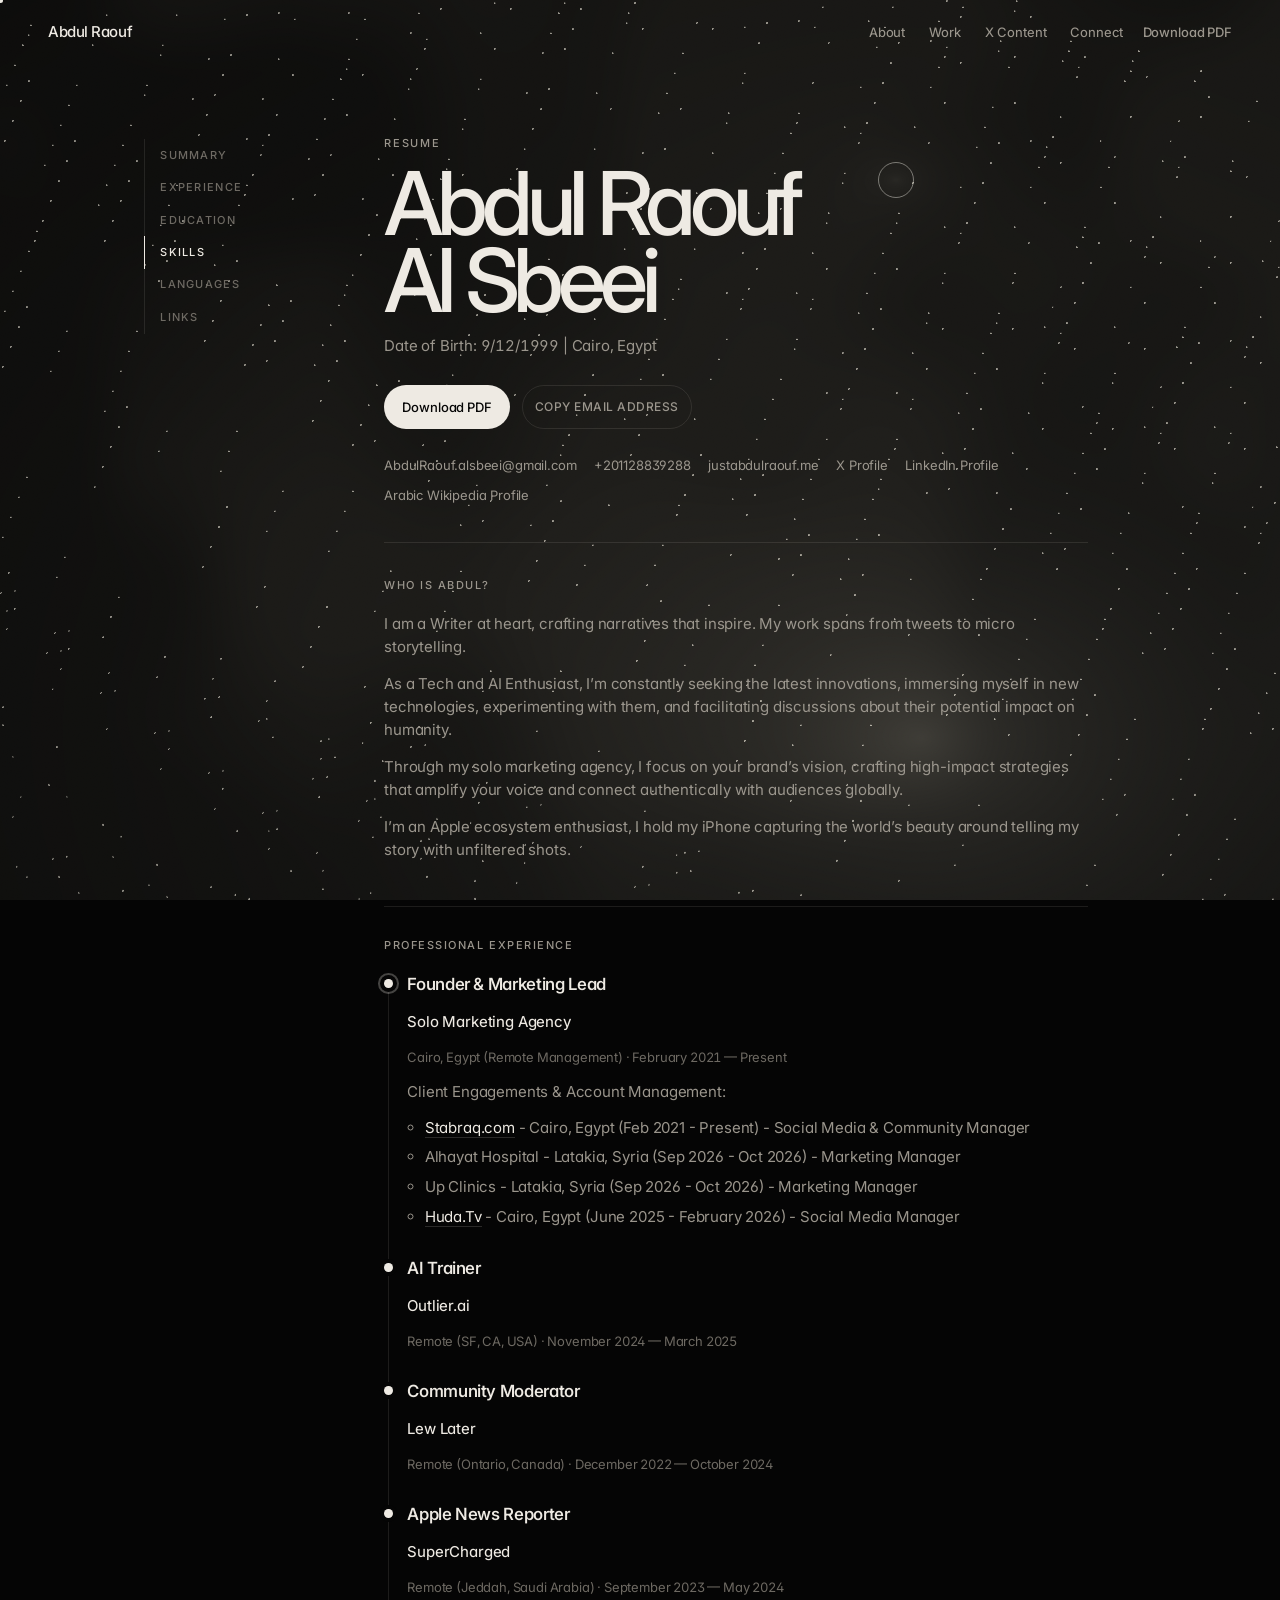
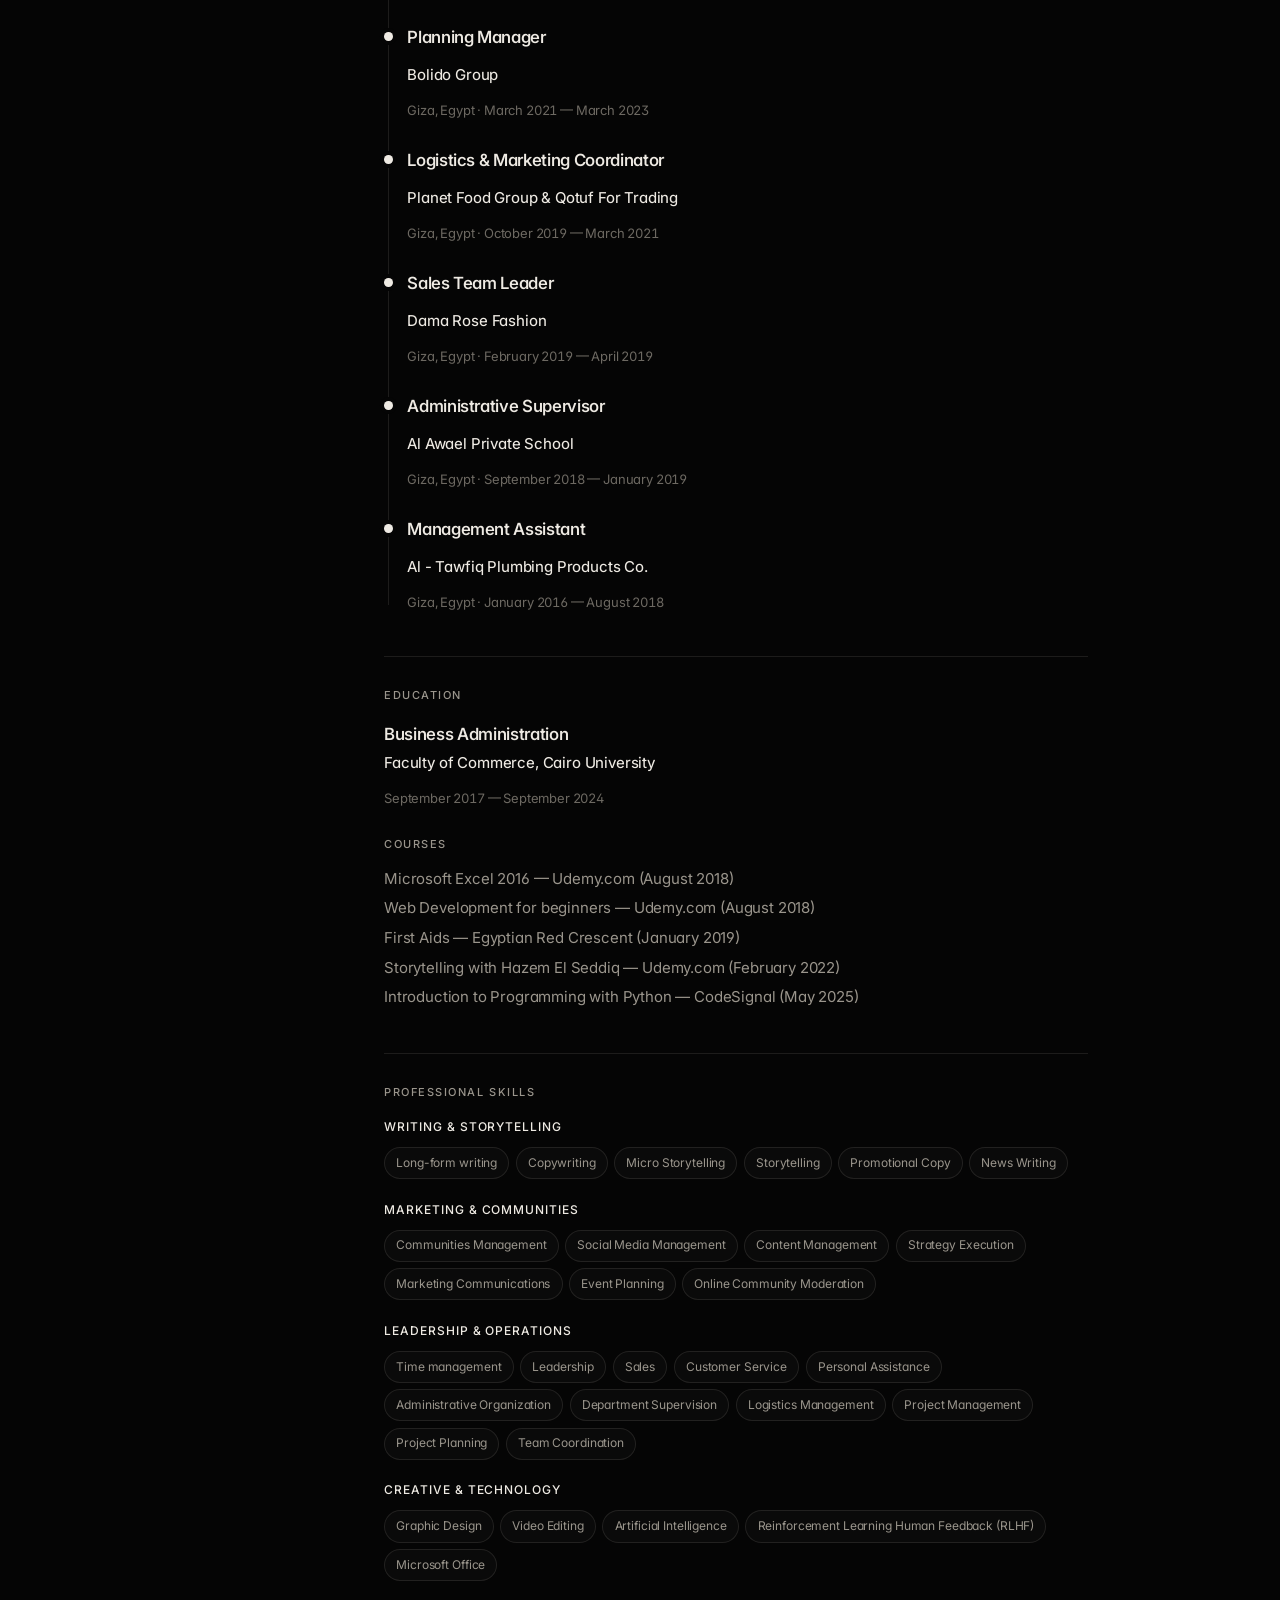
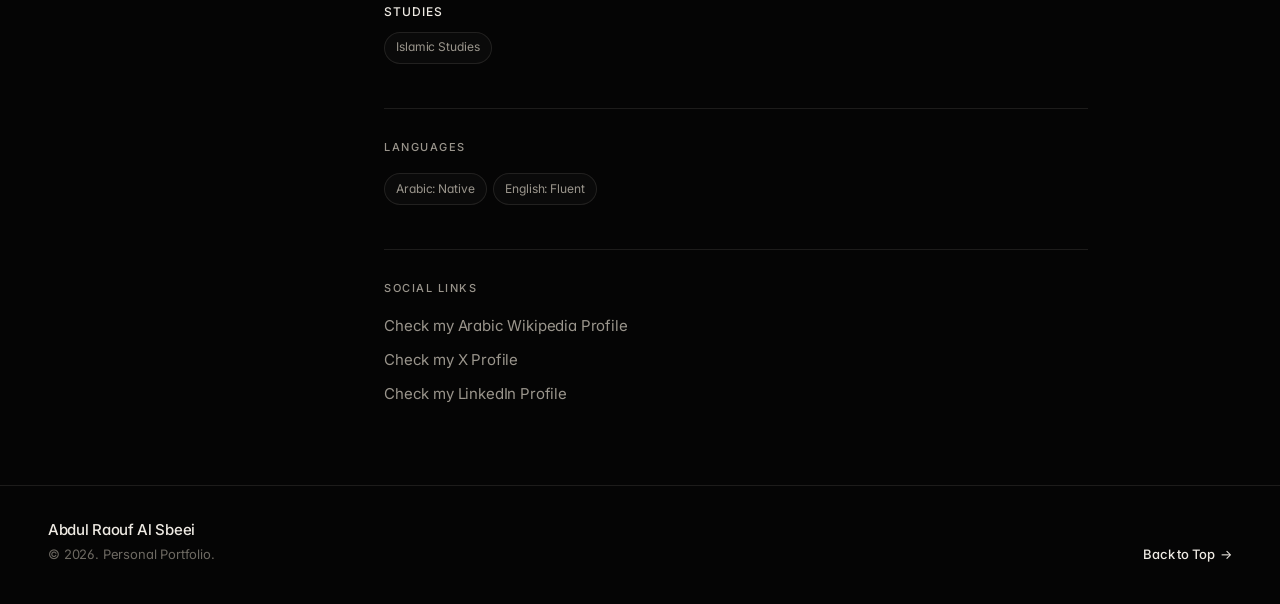
<file: resume.html>
<!DOCTYPE html>
<html lang="en">
<head>
  <meta charset="UTF-8">
  <meta name="viewport" content="width=device-width, initial-scale=1.0">
  <meta name="view-transition" content="same-origin">
  <title>Resume — Abdul Raouf Al Sbeei</title>
  <meta name="description" content="Interactive resume of Abdul Raouf Al Sbeei. Writer, Tech &amp; AI Enthusiast, and Founder of Solo Marketing Agency.">
  <meta name="author" content="Abdul Raouf Al Sbeei">
  <meta name="theme-color" content="#050505">
  <meta name="color-scheme" content="dark">

  <link rel="icon" type="image/svg+xml" href="favicon.svg">
  <link rel="icon" href="favicon.ico" sizes="any">
  <link rel="apple-touch-icon" href="assets/profile.jpg">
  <link rel="canonical" href="https://justabdulraouf.me/resume.html">

  <meta property="og:title" content="Resume — Abdul Raouf Al Sbeei">
  <meta property="og:description" content="Writer, Tech Enthusiast &amp; Solo Marketing Agency.">
  <meta property="og:type" content="website">
  <meta property="og:url" content="https://justabdulraouf.me/resume.html">
  <meta property="og:image" content="https://justabdulraouf.me/assets/profile.jpg">

  <meta name="twitter:card" content="summary_large_image">
  <meta name="twitter:site" content="@justabdulraouf">
  <meta name="twitter:creator" content="@justabdulraouf">
  <meta name="twitter:title" content="Resume — Abdul Raouf Al Sbeei">
  <meta name="twitter:description" content="Writer, Tech Enthusiast &amp; Solo Marketing Agency.">
  <meta name="twitter:image" content="https://justabdulraouf.me/assets/profile.jpg">

  <link rel="preconnect" href="https://fonts.googleapis.com">
  <link rel="preconnect" href="https://fonts.gstatic.com" crossorigin>
  <link href="https://fonts.googleapis.com/css2?family=Inter:ital,opsz,wght@0,14..32,300..700;1,14..32,300..700&amp;display=swap" rel="stylesheet">
  <script>document.documentElement.classList.add("js-ready");</script>
  <link rel="stylesheet" href="styles.css?v=2.2.3">
</head>
<body class="resume-page">
  <a class="skip-link" href="#main">Skip to content</a>
  <canvas id="field" class="field" aria-hidden="true"></canvas>
  <div class="cursor" aria-hidden="true">
    <span class="cursor-ring"></span>
    <span class="cursor-dot"></span>
  </div>

  <header class="site-header" id="header">
    <div class="header-backdrop" aria-hidden="true"></div>
    <div class="shell header-inner">
      <a href="index.html#hero" class="wordmark">Abdul Raouf</a>
      <nav class="site-nav" id="siteNav" aria-label="Primary">
        <a href="index.html#about" class="nav-link">About</a>
        <a href="index.html#work" class="nav-link">Work</a>
        <a href="index.html#x-spotlight" class="nav-link">X Content</a>
        <a href="index.html#contact" class="nav-link">Connect</a>
        <a href="assets/Abdul-Raouf-Al-Sbeei-Resume.pdf" class="nav-link nav-resume-mobile" download="Abdul-Raouf-Al-Sbeei-Resume.pdf">Download PDF</a>
      </nav>
      <div class="header-actions">
        <a href="assets/Abdul-Raouf-Al-Sbeei-Resume.pdf" class="text-link header-resume" download="Abdul-Raouf-Al-Sbeei-Resume.pdf">Download PDF</a>
        <button type="button" class="menu-btn" id="menuBtn" aria-label="Open menu" aria-expanded="false" aria-controls="siteNav">
          <span></span>
          <span></span>
        </button>
      </div>
    </div>
  </header>

  <main id="main" class="resume-main">
    <div class="shell resume-layout">
      <nav class="resume-nav" aria-label="Resume sections">
        <a href="#summary">Summary</a>
        <a href="#experience">Experience</a>
        <a href="#education">Education</a>
        <a href="#skills">Skills</a>
        <a href="#languages">Languages</a>
        <a href="#links">Links</a>
      </nav>

      <div class="resume-body">
        <header class="resume-hero">
          <p class="eyebrow">Resume</p>
          <h1 class="display resume-display">
            <span class="display-line"><span>Abdul Raouf</span></span>
            <span class="display-line"><span>Al Sbeei</span></span>
          </h1>
          <p class="resume-sub">Date of Birth: 9/12/1999 | Cairo, Egypt</p>
          <div class="resume-actions">
            <a class="btn btn-solid" data-magnetic href="assets/Abdul-Raouf-Al-Sbeei-Resume.pdf" download="Abdul-Raouf-Al-Sbeei-Resume.pdf">Download PDF</a>
            <button type="button" class="btn btn-ghost copy-btn" data-copy="AbdulRaouf.alsbeei@gmail.com" aria-label="Copy email address"><span class="copy-label">Copy Email Address</span></button>
          </div>
          <ul class="resume-contacts">
            <li><a href="mailto:AbdulRaouf.alsbeei@gmail.com">AbdulRaouf.alsbeei@gmail.com</a></li>
            <li><a href="tel:+201128839288">+201128839288</a></li>
            <li><a href="https://justabdulraouf.me">justabdulraouf.me</a></li>
            <li><a href="https://x.com/justabdulraouf" target="_blank" rel="noopener noreferrer">X Profile</a></li>
            <li><a href="https://www.linkedin.com/in/justabdulraouf/" target="_blank" rel="noopener noreferrer">LinkedIn Profile</a></li>
            <li><a href="https://ar.wikipedia.org/wiki/%D9%85%D8%B3%D8%AA%D8%AE%D8%AF%D9%85:%D8%B9%D8%A8%D8%AF%D8%A7%D9%84%D8%B1%D8%A4%D9%88%D9%81_%D8%A7%D9%84%D8%B3%D8%A8%D9%8A%D8%B9%D9%8A" target="_blank" rel="noopener noreferrer">Arabic Wikipedia Profile</a></li>
          </ul>
        </header>

        <section class="resume-block reveal" id="summary">
          <h2>Who is Abdul?</h2>
          <p>I am a Writer at heart, crafting narratives that inspire. My work spans from tweets to micro storytelling.</p>
          <p>As a Tech and AI Enthusiast, I’m constantly seeking the latest innovations, immersing myself in new technologies, experimenting with them, and facilitating discussions about their potential impact on humanity.</p>
          <p>Through my solo marketing agency, I focus on your brand’s vision, crafting high-impact strategies that amplify your voice and connect authentically with audiences globally.</p>
          <p>I’m an Apple ecosystem enthusiast, I hold my iPhone capturing the world’s beauty around telling my story with unfiltered shots.</p>
        </section>

        <section class="resume-block reveal" id="experience">
          <h2>Professional Experience</h2>
          <ol class="experience">
            <li>
              <div class="job-head">
                <h3>Founder &amp; Marketing Lead</h3>
                <p class="job-org">Solo Marketing Agency</p>
                <p class="job-meta">Cairo, Egypt (Remote Management) · February 2021 — Present</p>
              </div>
              <p>Client Engagements &amp; Account Management:</p>
              <ul>
                <li><a href="https://stabraq.com" target="_blank" rel="noopener noreferrer">Stabraq.com</a> - Cairo, Egypt (Feb 2021 - Present) - Social Media &amp; Community Manager</li>
                <li>Alhayat Hospital - Latakia, Syria (Sep 2026 - Oct 2026) - Marketing Manager</li>
                <li>Up Clinics - Latakia, Syria (Sep 2026 - Oct 2026) - Marketing Manager</li>
                <li><a href="https://huda.tv" target="_blank" rel="noopener noreferrer">Huda.Tv</a> - Cairo, Egypt (June 2025 - February 2026) - Social Media Manager</li>
              </ul>
            </li>
            <li>
              <div class="job-head">
                <h3>AI Trainer</h3>
                <p class="job-org">Outlier.ai</p>
                <p class="job-meta">Remote (SF, CA, USA) · November 2024 — March 2025</p>
              </div>
            </li>
            <li>
              <div class="job-head">
                <h3>Community Moderator</h3>
                <p class="job-org">Lew Later</p>
                <p class="job-meta">Remote (Ontario, Canada) · December 2022 — October 2024</p>
              </div>
            </li>
            <li>
              <div class="job-head">
                <h3>Apple News Reporter</h3>
                <p class="job-org">SuperCharged</p>
                <p class="job-meta">Remote (Jeddah, Saudi Arabia) · September 2023 — May 2024</p>
              </div>
            </li>
            <li>
              <div class="job-head">
                <h3>Planning Manager</h3>
                <p class="job-org">Bolido Group</p>
                <p class="job-meta">Giza, Egypt · March 2021 — March 2023</p>
              </div>
            </li>
            <li>
              <div class="job-head">
                <h3>Logistics &amp; Marketing Coordinator</h3>
                <p class="job-org">Planet Food Group &amp; Qotuf For Trading</p>
                <p class="job-meta">Giza, Egypt · October 2019 — March 2021</p>
              </div>
            </li>
            <li>
              <div class="job-head">
                <h3>Sales Team Leader</h3>
                <p class="job-org">Dama Rose Fashion</p>
                <p class="job-meta">Giza, Egypt · February 2019 — April 2019</p>
              </div>
            </li>
            <li>
              <div class="job-head">
                <h3>Administrative Supervisor</h3>
                <p class="job-org">Al Awael Private School</p>
                <p class="job-meta">Giza, Egypt · September 2018 — January 2019</p>
              </div>
            </li>
            <li>
              <div class="job-head">
                <h3>Management Assistant</h3>
                <p class="job-org">Al - Tawfiq Plumbing Products Co.</p>
                <p class="job-meta">Giza, Egypt · January 2016 — August 2018</p>
              </div>
            </li>
          </ol>
        </section>

        <section class="resume-block reveal" id="education">
          <h2>Education</h2>
          <div class="job-head">
            <h3>Business Administration</h3>
            <p class="job-org">Faculty of Commerce, Cairo University</p>
            <p class="job-meta">September 2017 — September 2024</p>
          </div>
          <h3 class="resume-subhead">Courses</h3>
          <ul class="plain-list">
            <li>Microsoft Excel 2016 — Udemy.com (August 2018)</li>
            <li>Web Development for beginners — Udemy.com (August 2018)</li>
            <li>First Aids — Egyptian Red Crescent (January 2019)</li>
            <li>Storytelling with Hazem El Seddiq — Udemy.com (February 2022)</li>
            <li>Introduction to Programming with Python — CodeSignal (May 2025)</li>
          </ul>
        </section>

        <section class="resume-block reveal" id="skills">
          <h2>Professional Skills</h2>
          <div class="skill-groups">
            <div class="skill-group">
              <h3>Writing &amp; Storytelling</h3>
              <ul class="skill-list">
                <li>Long-form writing</li>
                <li>Copywriting</li>
                <li>Micro Storytelling</li>
                <li>Storytelling</li>
                <li>Promotional Copy</li>
                <li>News Writing</li>
              </ul>
            </div>
            <div class="skill-group">
              <h3>Marketing &amp; Communities</h3>
              <ul class="skill-list">
                <li>Communities Management</li>
                <li>Social Media Management</li>
                <li>Content Management</li>
                <li>Strategy Execution</li>
                <li>Marketing Communications</li>
                <li>Event Planning</li>
                <li>Online Community Moderation</li>
              </ul>
            </div>
            <div class="skill-group">
              <h3>Leadership &amp; Operations</h3>
              <ul class="skill-list">
                <li>Time management</li>
                <li>Leadership</li>
                <li>Sales</li>
                <li>Customer Service</li>
                <li>Personal Assistance</li>
                <li>Administrative Organization</li>
                <li>Department Supervision</li>
                <li>Logistics Management</li>
                <li>Project Management</li>
                <li>Project Planning</li>
                <li>Team Coordination</li>
              </ul>
            </div>
            <div class="skill-group">
              <h3>Creative &amp; Technology</h3>
              <ul class="skill-list">
                <li>Graphic Design</li>
                <li>Video Editing</li>
                <li>Artificial Intelligence</li>
                <li>Reinforcement Learning Human Feedback (RLHF)</li>
                <li>Microsoft Office</li>
              </ul>
            </div>
            <div class="skill-group">
              <h3>Studies</h3>
              <ul class="skill-list">
                <li>Islamic Studies</li>
              </ul>
            </div>
          </div>
        </section>

        <section class="resume-block reveal" id="languages">
          <h2>Languages</h2>
          <ul class="skill-list lang-list">
            <li>Arabic: Native</li>
            <li>English: Fluent</li>
          </ul>
        </section>

        <section class="resume-block reveal" id="links">
          <h2>Social Links</h2>
          <ul class="resume-contacts resume-link-list">
            <li><a href="https://ar.wikipedia.org/wiki/%D9%85%D8%B3%D8%AA%D8%AE%D8%AF%D9%85:%D8%B9%D8%A8%D8%AF%D8%A7%D9%84%D8%B1%D8%A4%D9%88%D9%81_%D8%A7%D9%84%D8%B3%D8%A8%D9%8A%D8%B9%D9%8A" target="_blank" rel="noopener noreferrer">Check my Arabic Wikipedia Profile</a></li>
            <li><a href="https://x.com/justabdulraouf" target="_blank" rel="noopener noreferrer">Check my X Profile</a></li>
            <li><a href="https://www.linkedin.com/in/justabdulraouf/" target="_blank" rel="noopener noreferrer">Check my LinkedIn Profile</a></li>
          </ul>
        </section>
      </div>
    </div>
  </main>

  <footer class="site-footer">
    <div class="shell footer-inner">
      <div>
        <p class="footer-name">Abdul Raouf Al Sbeei</p>
        <p>© 2026. Personal Portfolio.</p>
      </div>
      <a href="index.html#hero" class="text-link">Back to Top</a>
    </div>
  </footer>

  <div class="toast" id="toast" role="status" aria-live="polite">Copied to clipboard!</div>
  <script src="script.js?v=2.2.3"></script>
</body>
</html>
</file>
<file: styles.css>
/* justabdulraouf.me v3 — black canvas, cinematic Grok energy, precise craft */

:root {
  --bg: #050505;
  --bg-elevated: #0c0c0c;
  --fg: #eeeae3;
  --muted: #9a958c;
  --faint: #6d6962;
  --line: rgba(238, 234, 227, 0.1);
  --line-strong: rgba(238, 234, 227, 0.16);
  --fill: #eeeae3;
  --on-fill: #050505;
  --font: "Inter", ui-sans-serif, system-ui, -apple-system, BlinkMacSystemFont, "Segoe UI", sans-serif;
  --ease-travel: cubic-bezier(0.45, 0, 0.1, 1);
  --ease-arrive: cubic-bezier(0.25, 0.8, 0.25, 1);
  --t-fast: 180ms;
  --t-move: 700ms;
  --t-arrive: 1000ms;
  --shell: 74rem;
  --measure: 38rem;
  --pad: clamp(1.25rem, 4vw, 2.5rem);
  --header: 4rem;
  --mx: 70%;
  --my: 18%;
  --radius: 0.85rem;
}

*,
*::before,
*::after { box-sizing: border-box; }

html {
  scroll-behavior: smooth;
  background: var(--bg);
  color: var(--fg);
  hanging-punctuation: first last;
}

html.js-ready .reveal {
  opacity: 0;
  transform: translateY(28px);
  filter: blur(8px);
}

html.js-ready .reveal.is-visible {
  opacity: 1;
  transform: none;
  filter: none;
  transition:
    opacity var(--t-arrive) var(--ease-arrive) var(--delay, 0ms),
    transform var(--t-arrive) var(--ease-arrive) var(--delay, 0ms),
    filter 800ms var(--ease-arrive) var(--delay, 0ms);
}

body {
  margin: 0;
  font-family: var(--font);
  font-optical-sizing: auto;
  font-weight: 400;
  font-size: 0.9375rem;
  line-height: 1.55;
  letter-spacing: -0.011em;
  background: var(--bg);
  color: var(--fg);
  min-height: 100svh;
  text-rendering: optimizeLegibility;
  -webkit-font-smoothing: antialiased;
  -moz-osx-font-smoothing: grayscale;
  font-feature-settings: "ss01" 1, "cv11" 1, "calt" 1;
}

img { max-width: 100%; height: auto; display: block; }
button, a { font: inherit; color: inherit; }
button { background: none; border: 0; padding: 0; cursor: pointer; }
a { text-decoration: none; }

:focus-visible {
  outline: 1.5px solid var(--fg);
  outline-offset: 3px;
}

.skip-link {
  position: absolute;
  left: var(--pad);
  top: -4rem;
  z-index: 80;
  background: var(--fill);
  color: var(--on-fill);
  padding: 0.5rem 0.8rem;
  border-radius: 0.4rem;
  font-weight: 500;
}
.skip-link:focus { top: 0.75rem; }

.shell {
  width: min(var(--shell), 100% - var(--pad) * 2);
  max-width: 100%;
  min-width: 0;
  margin-inline: auto;
  position: relative;
  z-index: 1;
}

/* Ambient field + grain */

.field {
  position: fixed;
  inset: 0;
  z-index: 0;
  width: 100%;
  height: 100%;
  pointer-events: none;
  display: block;
}

body::before {
  content: "";
  position: fixed;
  inset: 0;
  pointer-events: none;
  z-index: 40;
  opacity: 0.04;
  mix-blend-mode: overlay;
  background-image: url("data:image/svg+xml,%3Csvg xmlns='http://www.w3.org/2000/svg' width='180' height='180'%3E%3Cfilter id='n'%3E%3CfeTurbulence type='fractalNoise' baseFrequency='0.8' numOctaves='4' stitchTiles='stitch'/%3E%3C/filter%3E%3Crect width='180' height='180' filter='url(%23n)'/%3E%3C/svg%3E");
}

/* Signature cursor */

.cursor {
  display: none;
}

@media (pointer: fine) and (prefers-reduced-motion: no-preference) {
  html.has-cursor,
  html.has-cursor * { cursor: none; }
  html.has-cursor input,
  html.has-cursor textarea,
  html.has-cursor select,
  html.has-cursor [contenteditable] { cursor: text; }

  .cursor {
    display: block;
    position: fixed;
    inset: 0;
    pointer-events: none;
    z-index: 70;
  }
  .cursor-dot,
  .cursor-ring {
    position: fixed;
    top: 0;
    left: 0;
    border-radius: 50%;
    will-change: transform;
  }
  .cursor-dot {
    width: 5px;
    height: 5px;
    margin: -2.5px 0 0 -2.5px;
    background: var(--fg);
  }
  .cursor-ring {
    width: 36px;
    height: 36px;
    margin: -18px 0 0 -18px;
    border: 1px solid rgba(238, 234, 227, 0.45);
    transition: width 200ms var(--ease-travel), height 200ms var(--ease-travel), margin 200ms var(--ease-travel), background 200ms var(--ease-travel), border-color 200ms var(--ease-travel);
  }
  html.is-pointer-hot .cursor-ring {
    width: 56px;
    height: 56px;
    margin: -28px 0 0 -28px;
    border-color: rgba(238, 234, 227, 0.8);
    background: rgba(238, 234, 227, 0.06);
  }
}

/* Header */

.site-header {
  position: sticky;
  top: 0;
  z-index: 30;
  height: var(--header);
}
/* Blur lives on a decorative layer so it cannot become a containing block
   for the position:fixed mobile nav (backdrop-filter / view-transition-name would). */
.header-backdrop {
  position: absolute;
  inset: 0;
  z-index: -1;
  pointer-events: none;
  opacity: 0;
  background: rgba(5, 5, 5, 0.72);
  transition: opacity var(--t-fast) var(--ease-travel);
}
.site-header.is-scrolled .header-backdrop {
  opacity: 1;
  backdrop-filter: saturate(1.2) blur(16px);
  -webkit-backdrop-filter: saturate(1.2) blur(16px);
}
.site-header::after {
  content: "";
  position: absolute;
  left: 0; right: 0; bottom: 0;
  height: 1px;
  background: var(--line);
  opacity: 0;
  z-index: 1;
  pointer-events: none;
  transition: opacity var(--t-fast) var(--ease-travel);
}
.site-header.is-scrolled::after { opacity: 1; }

.header-inner {
  position: relative;
  z-index: 1;
  height: var(--header);
  display: flex;
  align-items: center;
  gap: 1.25rem;
}
.wordmark {
  font-size: 0.9375rem;
  font-weight: 500;
  letter-spacing: -0.03em;
  margin-right: auto;
}
.site-nav { display: flex; gap: 1.5rem; }
.nav-link {
  color: var(--muted);
  font-size: 0.8125rem;
  font-weight: 450;
  letter-spacing: -0.01em;
  transition: color var(--t-fast) var(--ease-travel);
}
.nav-link:hover,
.nav-link.active { color: var(--fg); }

.header-actions { display: flex; align-items: center; gap: 1rem; }
.nav-resume-mobile { display: none; }

.menu-btn {
  display: none;
  width: 2.5rem;
  height: 2.5rem;
  position: relative;
  border-radius: 0.4rem;
}
.menu-btn span {
  position: absolute;
  left: 0.65rem;
  right: 0.65rem;
  height: 1px;
  background: var(--fg);
  transition: transform var(--t-fast) var(--ease-travel), top var(--t-fast) var(--ease-travel);
}
.menu-btn span:first-child { top: 1.05rem; }
.menu-btn span:last-child { top: 1.4rem; }
body.menu-open .menu-btn span:first-child { top: 1.22rem; transform: rotate(45deg); }
body.menu-open .menu-btn span:last-child { top: 1.22rem; transform: rotate(-45deg); }

/* Type */

.eyebrow {
  margin: 0 0 0.85rem;
  font-size: 0.6875rem;
  font-weight: 500;
  letter-spacing: 0.16em;
  text-transform: uppercase;
  color: var(--muted);
  line-height: 1.4;
}

.display {
  margin: 0;
  font-size: clamp(3.6rem, 9.2vw, 8.75rem);
  font-weight: 500;
  letter-spacing: -0.07em;
  line-height: 0.88;
  text-wrap: balance;
  max-width: 100%;
}

.display-line {
  display: block;
  overflow: hidden;
}
.display-line span { display: block; }

.lede,
.section-head h2 { text-wrap: balance; }

.lede {
  margin: 1.75rem 0 0;
  max-width: 34rem;
  color: var(--muted);
  font-size: 1.125rem;
  line-height: 1.55;
  font-weight: 400;
}

h2 {
  margin: 0;
  font-size: clamp(1.75rem, 3.4vw, 2.6rem);
  font-weight: 500;
  letter-spacing: -0.04em;
  line-height: 1.12;
}
h3 {
  margin: 0 0 0.4rem;
  font-size: 0.9375rem;
  font-weight: 560;
  letter-spacing: -0.02em;
}
h4 {
  margin: 0;
  font-size: 0.9375rem;
  font-weight: 560;
  letter-spacing: -0.02em;
}
p { margin: 0; }

/* Buttons */

.btn {
  display: inline-flex;
  align-items: center;
  justify-content: center;
  gap: 0.45rem;
  min-height: 2.75rem;
  padding: 0 1.15rem;
  border-radius: 999px;
  font-size: 0.8125rem;
  font-weight: 500;
  letter-spacing: -0.01em;
  will-change: transform;
  transition: background-color var(--t-fast) var(--ease-travel), color var(--t-fast) var(--ease-travel), border-color var(--t-fast) var(--ease-travel), box-shadow 280ms var(--ease-travel);
}
.btn-solid {
  background: var(--fill);
  color: var(--on-fill);
}
.btn-solid:hover { background: #fff; box-shadow: 0 0 0 1px #fff, 0 10px 30px rgba(238, 234, 227, 0.12); }
.btn-ghost { border: 1px solid var(--line-strong); color: var(--fg); }
.btn-ghost:hover { border-color: var(--fg); }

.text-link {
  display: inline-flex;
  align-items: center;
  gap: 0.35rem;
  color: var(--fg);
  font-size: 0.8125rem;
  font-weight: 500;
  letter-spacing: -0.01em;
}
.text-link::after {
  content: "→";
  transition: transform var(--t-fast) var(--ease-travel);
  font-weight: 400;
}
.text-link:hover::after { transform: translateX(4px); }
.header-resume::after { content: none; }
.header-resume {
  color: var(--muted);
  transition: color var(--t-fast) var(--ease-travel);
}
.header-resume:hover { color: var(--fg); }

/* Hero */

.hero {
  min-height: calc(100svh - var(--header));
  display: flex;
  align-items: center;
  justify-content: center;
  padding: clamp(2.5rem, 8vh, 6rem) 0 clamp(4.5rem, 12vh, 7.5rem);
  position: relative;
  overflow-x: clip;
}

.hero-layout {
  display: grid;
  grid-template-columns: minmax(0, 1.3fr) minmax(0, 0.7fr);
  gap: clamp(2rem, 6vw, 6rem);
  align-items: center;
}

.hero-copy,
.hero-frame {
  min-width: 0;
}

.hero-cta {
  display: flex;
  flex-wrap: wrap;
  align-items: center;
  gap: 0.9rem 1.2rem;
  margin-top: 2.25rem;
}

.hero-frame { margin: 0; position: relative; }
.hero-frame::before {
  content: "";
  position: absolute;
  inset: 8% 0 -12% 8%;
  background: radial-gradient(ellipse at 50% 40%, rgba(238, 234, 227, 0.16), transparent 66%);
  filter: blur(28px);
  z-index: -1;
  pointer-events: none;
}

.media-clip {
  overflow: hidden;
  border-radius: var(--radius);
  background: var(--bg-elevated);
  border: 1px solid var(--line);
  transform-style: preserve-3d;
}
.media-clip img,
.media-clip picture,
.media-clip picture img {
  width: 100%;
  height: 100%;
  object-fit: cover;
}
.media-clip img {
  transform: scale(1.02);
  transition: transform 1.1s var(--ease-travel);
}
.hero-frame:hover .media-clip img { transform: scale(1.055); }

.hero-frame figcaption,
.portrait-meta p {
  margin-top: 0.7rem;
  color: var(--faint);
  font-size: 0.6875rem;
  letter-spacing: 0.08em;
  text-transform: uppercase;
  font-weight: 500;
}

@media (prefers-reduced-motion: no-preference) {
  .hero-enter {
    animation: arrive var(--t-arrive) var(--ease-arrive) both;
  }
  .hero-copy .hero-enter:nth-child(1) { animation-delay: 80ms; }
  .hero-copy .lede.hero-enter { animation-delay: 280ms; }
  .hero-copy .hero-cta.hero-enter { animation-delay: 380ms; }
  .hero-frame.hero-enter { animation-delay: 220ms; }

  .display-line span {
    animation: rise 1.15s var(--ease-arrive) both;
  }
  .display-line:nth-child(2) span { animation-delay: 140ms; }
}

@keyframes arrive {
  from { opacity: 0; transform: translateY(18px); }
  to { opacity: 1; transform: none; }
}
@keyframes rise {
  from { transform: translateY(108%); filter: blur(10px); opacity: 0.4; }
  to { transform: none; filter: none; opacity: 1; }
}

main { overflow-x: clip; }

/* Sections */

.section {
  padding: clamp(4.25rem, 11vh, 7.5rem) 0;
  border-top: 1px solid var(--line);
  position: relative;
}
.section::before {
  content: "";
  position: absolute;
  left: 0;
  right: 0;
  top: 0;
  height: 1px;
  background: linear-gradient(90deg, transparent, rgba(238, 234, 227, 0.45), transparent);
  transform: scaleX(0);
  transform-origin: center;
}
.section.in-view::before {
  animation: sweep 1s var(--ease-arrive) both;
}
@keyframes sweep {
  from { transform: scaleX(0); opacity: 0; }
  40% { opacity: 1; }
  to { transform: scaleX(1); opacity: 0.55; }
}

.section-head {
  max-width: var(--measure);
  margin-bottom: clamp(2rem, 4vw, 3.25rem);
}

/* About */

.about-layout {
  display: grid;
  grid-template-columns: minmax(0, 1.3fr) minmax(16rem, 0.7fr);
  gap: clamp(2rem, 5vw, 4.5rem);
  align-items: start;
}
.about-list { list-style: none; margin: 0; padding: 0; }
.about-list li {
  padding: 1.35rem 0;
  border-top: 1px solid var(--line);
}
.about-list li:last-child { border-bottom: 1px solid var(--line); }
.about-list p { color: var(--muted); max-width: var(--measure); }

.portrait-card { position: sticky; top: calc(var(--header) + 1.5rem); }
.portrait-clip { aspect-ratio: 4 / 5; }
.portrait-meta { padding-top: 0.15rem; }
.portrait-meta h4 { margin-top: 1rem; }
.portrait-meta p {
  margin-top: 0.25rem;
  text-transform: none;
  letter-spacing: -0.01em;
  font-size: 0.8125rem;
  color: var(--muted);
  font-weight: 400;
}
.tag-row {
  display: flex;
  flex-wrap: wrap;
  gap: 0.4rem;
  list-style: none;
  margin: 0.85rem 0 0;
  padding: 0;
}
.tag-row li {
  color: var(--muted);
  font-size: 0.6875rem;
  letter-spacing: 0.06em;
  text-transform: uppercase;
  font-weight: 500;
  padding: 0.3rem 0.55rem;
  border: 1px solid var(--line);
  border-radius: 999px;
}

/* Work */

.work-list { list-style: none; margin: 0; padding: 0; }
.work-item {
  display: grid;
  grid-template-columns: 4.25rem minmax(0, 1fr);
  gap: 1.25rem 1.5rem;
  padding: 1.6rem 0;
  border-top: 1px solid var(--line);
  position: relative;
  isolation: isolate;
}
.work-item:last-child { border-bottom: 1px solid var(--line); }
.work-item::before {
  content: "";
  position: absolute;
  inset: 0 -0.75rem;
  border-radius: 0.6rem;
  background: radial-gradient(22rem 8rem at var(--spot-x, 50%) 50%, rgba(238, 234, 227, 0.07), transparent 70%);
  opacity: 0;
  z-index: -1;
  transition: opacity 280ms var(--ease-travel);
}
@media (hover: hover) and (pointer: fine) {
  .work-item:hover::before { opacity: 1; }
}
.work-logo {
  width: 4.25rem;
  height: 4.25rem;
  border-radius: 0.65rem;
  overflow: hidden;
  border: 1px solid var(--line);
  background: #fff;
}
.work-logo img { width: 100%; height: 100%; object-fit: cover; }
.work-top {
  display: flex;
  flex-wrap: wrap;
  align-items: baseline;
  justify-content: space-between;
  gap: 0.35rem 1rem;
}
.work-top h3 { margin: 0; font-size: 1.0625rem; }
.work-tags, .work-role, .job-meta { font-variant-numeric: tabular-nums; }
.work-tags {
  margin: 0;
  color: var(--faint);
  font-size: 0.6875rem;
  letter-spacing: 0.08em;
  text-transform: uppercase;
  font-weight: 500;
}
.work-role { margin: 0.25rem 0 0.65rem; color: var(--fg); font-weight: 450; }
.work-body p { color: var(--muted); max-width: 42rem; }
.work-body .text-link { margin-top: 0.85rem; }

/* X posts — custom Grok-style cards (no widgets.js) */

@property --x-angle {
  syntax: "<angle>";
  inherits: false;
  initial-value: 0deg;
}

.x-head {
  display: grid;
  grid-template-columns: minmax(0, 1fr) auto;
  gap: 1.5rem 2.5rem;
  align-items: end;
  max-width: none;
  margin-bottom: clamp(2.25rem, 5vw, 3.75rem);
}
.x-title {
  font-size: clamp(2.15rem, 5.4vw, 4.15rem);
  letter-spacing: -0.055em;
  line-height: 0.96;
  max-width: 16ch;
}
.x-head-actions {
  display: flex;
  flex-direction: column;
  align-items: flex-start;
  gap: 0.7rem;
  padding-bottom: 0.2rem;
}
.x-follow-meta {
  color: var(--muted);
  font-size: 0.8125rem;
}
.x-follow-meta a {
  color: var(--fg);
  border-bottom: 1px solid transparent;
  transition: border-color var(--t-fast) var(--ease-travel);
}
.x-follow-meta a:hover { border-bottom-color: var(--line-strong); }
.btn-icon { flex-shrink: 0; }

.x-feed {
  display: grid;
  grid-template-columns: 1fr 1fr;
  gap: 1.15rem;
}
.x-card--featured { grid-column: 1 / -1; }

.x-card {
  position: relative;
  border-radius: 1.2rem;
  background: linear-gradient(180deg, rgba(16, 16, 16, 0.92), rgba(8, 8, 8, 0.92));
  isolation: isolate;
  transition: transform 520ms var(--ease-travel);
}
.x-card::before {
  content: "";
  position: absolute;
  inset: 0;
  border-radius: inherit;
  padding: 1px;
  background: conic-gradient(from var(--x-angle), rgba(238, 234, 227, 0.07), rgba(238, 234, 227, 0.62), rgba(238, 234, 227, 0.08) 38%, rgba(238, 234, 227, 0.07));
  -webkit-mask: linear-gradient(#000 0 0) content-box, linear-gradient(#000 0 0);
  -webkit-mask-composite: xor;
          mask-composite: exclude;
  pointer-events: none;
  animation: x-spin 9s linear infinite;
}
.x-card::after {
  content: "";
  position: absolute;
  inset: -18%;
  background: radial-gradient(closest-side, rgba(238, 234, 227, 0.09), transparent 72%);
  opacity: 0.55;
  z-index: -1;
  pointer-events: none;
  animation: x-breathe 6s ease-in-out infinite;
}
@keyframes x-spin { to { --x-angle: 360deg; } }
@keyframes x-breathe {
  0%, 100% { opacity: 0.32; transform: scale(0.96); }
  50% { opacity: 0.75; transform: scale(1.03); }
}
.x-card-link {
  display: flex;
  flex-direction: column;
  gap: 1rem;
  padding: 1.25rem 1.3rem 1.15rem;
  height: 100%;
  border-radius: inherit;
  position: relative;
  z-index: 1;
}
.x-card--featured .x-card-link { padding: 1.55rem 1.6rem 1.35rem; gap: 1.2rem; }
.x-card-head {
  display: grid;
  grid-template-columns: auto minmax(0, 1fr) auto;
  gap: 0.75rem 0.85rem;
  align-items: center;
}
.x-avatar {
  width: 2.75rem;
  height: 2.75rem;
  border-radius: 999px;
  object-fit: cover;
  border: 1px solid var(--line);
  background: #1a1a1a;
}
.x-card--featured .x-avatar { width: 3.15rem; height: 3.15rem; }
.x-name {
  margin: 0;
  display: flex;
  align-items: center;
  gap: 0.28rem;
  font-weight: 560;
  letter-spacing: -0.02em;
  line-height: 1.2;
}
.x-verified { color: var(--fg); flex-shrink: 0; }
.x-handle, .x-date {
  margin: 0;
  color: var(--faint);
  font-size: 0.8125rem;
}
.x-date { justify-self: end; font-variant-numeric: tabular-nums; white-space: nowrap; }
.x-text {
  margin: 0;
  color: var(--fg);
  font-size: 1.0125rem;
  line-height: 1.55;
  letter-spacing: -0.015em;
}
.x-card--featured .x-text {
  font-size: clamp(1.05rem, 1.7vw, 1.25rem);
  line-height: 1.55;
  max-width: 46rem;
}
.x-metrics {
  display: flex;
  flex-wrap: wrap;
  gap: 0.85rem 1.25rem;
  margin-top: auto;
  padding-top: 0.35rem;
  color: var(--muted);
  font-size: 0.75rem;
  font-variant-numeric: tabular-nums;
}
.x-metrics span { display: inline-flex; align-items: center; gap: 0.35rem; }
.x-metrics abbr { text-decoration: none; letter-spacing: 0.01em; }
@media (hover: hover) and (pointer: fine) {
  .x-card:hover { transform: translateY(-8px); }
  .x-card:hover::after { opacity: 0.95; }
}

/* Contact — closing CTA */

.contact-section { padding-bottom: clamp(5rem, 14vh, 8.5rem); }
.close-cta { margin-bottom: clamp(2.25rem, 5vw, 3.5rem); }
.close-display {
  font-size: clamp(3rem, 10vw, 7.25rem);
  max-width: 12ch;
}
.close-actions {
  display: flex;
  flex-wrap: wrap;
  align-items: center;
  gap: 0.8rem 1rem;
  margin-top: 2rem;
}

.contact-list { list-style: none; margin: 0; padding: 0; max-width: 48rem; }
.contact-list li { border-top: 1px solid var(--line); }
.contact-list li:last-child { border-bottom: 1px solid var(--line); }
.contact-row {
  display: flex;
  align-items: center;
  justify-content: space-between;
  gap: 1rem;
  padding: 1.2rem 0;
  min-height: 4.4rem;
  transition: background-color 280ms var(--ease-travel);
}
.contact-row > a:not(.contact-go) {
  display: flex;
  align-items: center;
  gap: 0.95rem;
  flex: 1;
  min-width: 0;
  transition: opacity var(--t-fast) var(--ease-travel);
}
.contact-row > a:not(.contact-go):hover { opacity: 0.8; }
.contact-go {
  flex: 0 0 auto;
  display: inline-flex;
  align-items: center;
  justify-content: center;
  align-self: center;
}
.contact-icon {
  width: 2.4rem;
  height: 2.4rem;
  border: 1px solid var(--line);
  border-radius: 999px;
  display: inline-flex;
  align-items: center;
  justify-content: center;
  color: var(--fg);
  flex-shrink: 0;
}
.contact-copy { display: flex; flex-direction: column; gap: 0.18rem; min-width: 0; }
.contact-label {
  display: block;
  color: var(--faint);
  font-size: 0.6875rem;
  letter-spacing: 0.1em;
  text-transform: uppercase;
  font-weight: 500;
}
.contact-value {
  display: block;
  font-size: 0.975rem;
  font-weight: 450;
  letter-spacing: -0.015em;
  overflow-wrap: break-word;
  word-break: break-word;
  hyphens: none;
}
.copy-btn,
.contact-go {
  flex-shrink: 0;
  color: var(--muted);
  font-size: 0.75rem;
  font-weight: 500;
  letter-spacing: 0.04em;
  text-transform: uppercase;
  padding: 0.45rem 0.75rem;
  border: 1px solid var(--line);
  border-radius: 999px;
  transition: color var(--t-fast) var(--ease-travel), border-color var(--t-fast) var(--ease-travel), background-color var(--t-fast) var(--ease-travel), transform 280ms var(--ease-travel);
}
.copy-btn:hover,
.copy-btn.is-copied,
.contact-go:hover { color: var(--fg); border-color: var(--line-strong); }
.contact-go:hover { transform: translateX(2px); }

@media (hover: hover) and (pointer: fine) {
  .contact-list li:hover .contact-row { background: linear-gradient(90deg, rgba(238, 234, 227, 0.03), transparent 70%); }
}

/* Footer & toast */

.site-footer { border-top: 1px solid var(--line); padding: 2rem 0 2.5rem; }
.footer-inner {
  display: flex;
  justify-content: space-between;
  align-items: end;
  gap: 1.5rem;
}
.footer-name { font-weight: 500; letter-spacing: -0.02em; margin-bottom: 0.2rem; }
.site-footer p:last-child { color: var(--faint); font-size: 0.8125rem; }

.toast {
  position: fixed;
  left: 50%;
  bottom: 1.5rem;
  transform: translate(-50%, 120%);
  z-index: 60;
  background: var(--fill);
  color: var(--on-fill);
  padding: 0.65rem 1rem;
  border-radius: 999px;
  font-size: 0.8125rem;
  font-weight: 500;
  letter-spacing: -0.01em;
  opacity: 0;
  pointer-events: none;
  transition: transform 400ms var(--ease-travel), opacity 400ms var(--ease-travel);
}
.toast.show { opacity: 1; transform: translate(-50%, 0); }

/* Resume + 404 */

body.resume-page main { overflow-x: visible; }
.resume-main { padding: clamp(2.5rem, 8vh, 5rem) 0 5rem; }
.resume-layout {
  display: grid;
  grid-template-columns: 11.5rem minmax(0, 44rem);
  gap: 2.5rem 3.5rem;
  align-items: start;
  max-width: 62rem;
}
.resume-nav {
  position: sticky;
  top: calc(var(--header) + 1.35rem);
  display: flex;
  flex-direction: column;
  padding-top: 0.2rem;
  align-self: start;
}
.resume-nav a {
  display: block;
  color: var(--faint);
  font-size: 0.6875rem;
  letter-spacing: 0.12em;
  text-transform: uppercase;
  font-weight: 500;
  padding: 0.48rem 0 0.48rem 0.95rem;
  border-left: 1px solid var(--line);
  transition: color var(--t-fast) var(--ease-travel), border-color var(--t-fast) var(--ease-travel);
}
.resume-nav a:hover,
.resume-nav a.is-active {
  color: var(--fg);
  border-left-color: var(--fg);
}
.resume-block { scroll-margin-top: calc(var(--header) + 1.4rem); }
.resume-hero {
  padding-bottom: 2.25rem;
  border-bottom: 1px solid var(--line);
}
.resume-display { font-size: clamp(2.6rem, 8vw, 5.5rem); }
.resume-sub { margin: 0.9rem 0 0; color: var(--muted); font-variant-numeric: tabular-nums; }
.resume-actions { display: flex; flex-wrap: wrap; gap: 0.75rem; margin-top: 1.7rem; }
.resume-contacts {
  list-style: none;
  display: flex;
  flex-wrap: wrap;
  gap: 0.45rem 1.1rem;
  margin: 1.5rem 0 0;
  padding: 0;
}
.resume-contacts a {
  color: var(--muted);
  font-size: 0.8125rem;
  border-bottom: 1px solid transparent;
  transition: color var(--t-fast) var(--ease-travel), border-color var(--t-fast) var(--ease-travel);
}
.resume-contacts a:hover { color: var(--fg); border-bottom-color: var(--line-strong); }
.resume-block { margin-top: 2.75rem; padding-top: 2rem; border-top: 1px solid var(--line); }
.resume-hero + .resume-block { border-top: 0; margin-top: 2.25rem; padding-top: 0; }
.resume-block h2 {
  font-size: 0.6875rem;
  letter-spacing: 0.14em;
  text-transform: uppercase;
  font-weight: 500;
  color: var(--muted);
  margin-bottom: 1.25rem;
}
.resume-subhead {
  margin: 1.75rem 0 0.85rem;
  font-size: 0.6875rem;
  letter-spacing: 0.14em;
  text-transform: uppercase;
  font-weight: 500;
  color: var(--muted);
}
.resume-block p + p { margin-top: 0.85rem; }
.resume-block > p, .plain-list, .experience { color: var(--muted); }
.experience, .plain-list { list-style: none; margin: 0; padding: 0; }
.experience {
  position: relative;
  padding-left: 1.45rem;
}
.experience::before {
  content: "";
  position: absolute;
  left: 0.28rem;
  top: 0.45rem;
  bottom: 0.45rem;
  width: 1px;
  background: var(--line);
}
.experience > li { position: relative; }
.experience > li + li { margin-top: 1.7rem; }
.experience > li::before {
  content: "";
  position: absolute;
  left: -1.45rem;
  top: 0.5rem;
  width: 0.55rem;
  height: 0.55rem;
  border-radius: 50%;
  background: var(--fg);
  box-shadow: 0 0 0 4px var(--bg);
}
.experience > li:first-child::before {
  box-shadow: 0 0 0 4px var(--bg), 0 0 0 6px rgba(238, 234, 227, 0.28);
}
.job-head h3 { margin: 0; color: var(--fg); font-size: 1.05rem; }
.job-org { margin: 0.25rem 0 0; color: var(--fg); font-weight: 450; }
.job-meta { margin: 0.2rem 0 0; color: var(--faint); font-size: 0.8125rem; }
.experience p, .experience ul { margin-top: 0.8rem; }
.experience ul { padding-left: 1.1rem; }
.experience ul li + li, .plain-list li + li { margin-top: 0.4rem; }
.experience a { color: var(--fg); border-bottom: 1px solid var(--line-strong); }
.skill-groups { display: flex; flex-direction: column; gap: 1.35rem; }
.skill-group h3 {
  margin: 0 0 0.65rem;
  font-size: 0.75rem;
  letter-spacing: 0.08em;
  text-transform: uppercase;
  font-weight: 500;
  color: var(--fg);
}
.skill-list { list-style: none; display: flex; flex-wrap: wrap; gap: 0.4rem; margin: 0; padding: 0; }
.skill-list li {
  font-size: 0.75rem;
  color: var(--muted);
  padding: 0.36rem 0.7rem;
  border: 1px solid var(--line);
  border-radius: 999px;
  letter-spacing: -0.01em;
  background: rgba(238, 234, 227, 0.025);
}
.resume-link-list { margin-top: 0; flex-direction: column; gap: 0.65rem; }
.resume-link-list a { font-size: 0.9375rem; }

.error-main {
  min-height: 100svh;
  display: flex;
  align-items: center;
  padding: 6rem 0;
}
.error-display { font-size: clamp(2.5rem, 9vw, 6rem); }
.error-main .lede { margin-bottom: 0.5rem; }

/* Mobile */

@media (max-width: 860px) {
  .hero { min-height: auto; }
  .hero-layout, .about-layout { grid-template-columns: 1fr; }
  .display { font-size: clamp(3.1rem, 16vw, 5.25rem); }
  .portrait-card { position: static; order: -1; max-width: 22rem; }
  /* Pin the bar to the viewport while the menu is open, in case overflow
     locking unsticks position:sticky. */
  body.menu-open .site-header {
    position: fixed;
    top: 0;
    left: 0;
    right: 0;
    width: 100%;
  }
  .menu-btn { display: inline-flex; }
  .nav-resume-mobile { display: block; }
  .site-nav {
    display: none;
    position: fixed;
    top: var(--header);
    right: 0;
    bottom: 0;
    left: 0;
    width: auto;
    height: auto;
    background: rgba(5, 5, 5, 0.96);
    flex-direction: column;
    padding: 1.5rem var(--pad) 2rem;
    gap: 0;
    z-index: 50;
    overflow-y: auto;
    -webkit-overflow-scrolling: touch;
  }
  body.menu-open .site-nav { display: flex; }
  .site-nav .nav-link {
    font-size: 1.5rem;
    font-weight: 500;
    letter-spacing: -0.04em;
    color: var(--fg);
    padding: 0.85rem 0;
    border-bottom: 1px solid var(--line);
  }
  body.menu-open {
    overflow: hidden;
    overscroll-behavior: none;
  }
  body.menu-open .site-nav { touch-action: pan-y; }

  .x-head { grid-template-columns: 1fr; }
  .x-head-actions { padding-bottom: 0; }
  .resume-main { padding-top: 0; }
  .resume-hero { padding-top: 1.35rem; }
  .resume-layout { grid-template-columns: 1fr; gap: 0; }
  .resume-nav {
    flex-direction: row;
    flex-wrap: nowrap;
    gap: 0.15rem;
    overflow-x: auto;
    top: var(--header);
    z-index: 5;
    margin-inline: calc(var(--pad) * -1);
    padding: 0.65rem var(--pad);
    background: rgba(5, 5, 5, 0.92);
    border-bottom: 1px solid var(--line);
    -webkit-overflow-scrolling: touch;
  }
  .resume-nav a {
    border-left: 0;
    border-bottom: 1px solid transparent;
    padding: 0.4rem 0.7rem;
    white-space: nowrap;
  }
  .resume-nav a:hover,
  .resume-nav a.is-active {
    border-left-color: transparent;
    border-bottom-color: var(--fg);
  }
  .resume-block { scroll-margin-top: calc(var(--header) + 3.25rem); }
}

@media (max-width: 700px) {
  .x-feed { grid-template-columns: 1fr; }
  .x-card-head { grid-template-columns: auto minmax(0, 1fr); }
  .x-date { grid-column: 2; justify-self: start; }
}

@media (max-width: 560px) {
  .work-item { grid-template-columns: 3.25rem minmax(0, 1fr); gap: 1rem; }
  .work-logo { width: 3.25rem; height: 3.25rem; }
  .hero-cta { flex-direction: column; align-items: flex-start; }
  .footer-inner { flex-direction: column; align-items: flex-start; }
  .contact-row { align-items: center; }
  .contact-icon { width: 2.15rem; height: 2.15rem; }
  .contact-value { font-size: 0.875rem; }
  .x-card-link, .x-card--featured .x-card-link { padding: 1.15rem 1.05rem 1.05rem; }
  .close-display { font-size: clamp(2.6rem, 16vw, 4.2rem); }
}

@media print {
  :root { --bg: #fff; --fg: #111; --muted: #333; --faint: #444; --line: #ddd; --fill: #111; --on-fill: #fff; }
  body, html { background: #fff; color: #111; }
  body::before, .field, .cursor, .site-header, .site-footer, .toast, .skip-link, .resume-actions, .menu-btn, .resume-nav { display: none !important; }
  body.resume-page main { overflow: visible; }
  .resume-main { padding: 0; }
  .resume-layout { display: block; max-width: none; }
  .resume-hero { border-bottom-color: #ddd; }
  a { color: inherit; }
  .resume-contacts a::after,
  .experience a::after,
  .resume-link-list a::after { content: " (" attr(href) ")"; font-size: 0.7rem; color: #444; }
  .skill-list li { border-color: #ccc; background: none; color: #222; }
  .experience::before { background: #ccc; }
  .experience > li::before { background: #111; box-shadow: 0 0 0 4px #fff; }
  .resume-block, .experience > li, .skill-group, .section { break-inside: avoid; }
  .x-card::before, .x-card::after { display: none; }
  .x-card { border: 1px solid #ddd; background: #fff; }
}

@media (prefers-reduced-motion: reduce) {
  html { scroll-behavior: auto; }
  html.js-ready .reveal,
  html.js-ready .reveal.is-visible {
    opacity: 1;
    transform: none;
    filter: none;
    transition: none;
  }
  *, *::before, *::after {
    animation: none !important;
    transition: none !important;
    scroll-behavior: auto !important;
  }
  .media-clip img,
  .hero-frame:hover .media-clip img { transform: none; }
  .x-card, .x-card:hover { transform: none; }
  .toast { transform: translate(-50%, 0); }
  .toast:not(.show) { opacity: 0; }
}

@view-transition { navigation: auto; }
::view-transition-old(root),
::view-transition-new(root) {
  animation-duration: 560ms;
  animation-timing-function: var(--ease-travel);
}
</file>
